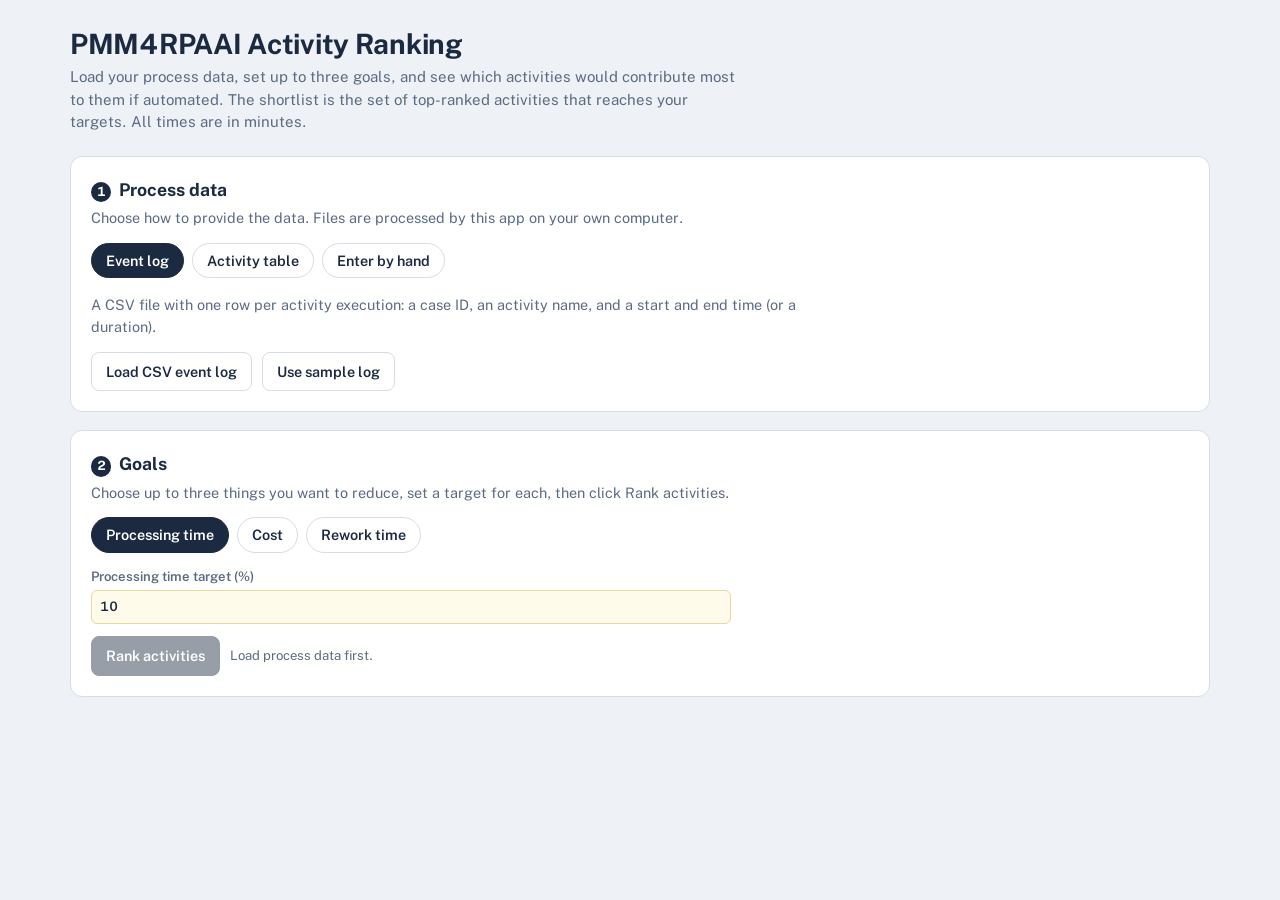
<file: static/index.html>
<!DOCTYPE html>
<html lang="en">
<head>
<meta charset="utf-8">
<meta name="viewport" content="width=device-width, initial-scale=1">
<title>PMM4RPAAI Activity Ranking</title>
<link rel="preconnect" href="https://fonts.googleapis.com">
<link rel="preconnect" href="https://fonts.gstatic.com" crossorigin>
<link href="https://fonts.googleapis.com/css2?family=Public+Sans:wght@400;500;600;700&display=swap" rel="stylesheet">
<link rel="stylesheet" href="style.css">
</head>
<body>
<div class="wrap">
  <h1>PMM4RPAAI Activity Ranking</h1>
  <p class="lede">Load your process data, set up to three goals, and see which activities would contribute most to them if automated. The shortlist is the set of top-ranked activities that reaches your targets. All times are in minutes.</p>

  <section class="panel" aria-labelledby="h-data">
    <h2 id="h-data"><span class="step">1</span>Process data</h2>
    <p class="sub">Choose how to provide the data. Files are processed by this app on your own computer.</p>
    <div class="pills" role="group" aria-label="Data source">
      <label><input type="radio" name="source" value="eventlog" checked><span>Event log</span></label>
      <label><input type="radio" name="source" value="activities"><span>Activity table</span></label>
      <label><input type="radio" name="source" value="manual"><span>Enter by hand</span></label>
    </div>

    <div id="src-eventlog" class="source">
      <p class="sub">A CSV file with one row per activity execution: a case ID, an activity name, and a start and end time (or a duration).</p>
      <div class="row">
        <label class="btn">Load CSV event log<input type="file" id="log-file" accept=".csv,.txt"></label>
        <button id="sample-btn" type="button">Use sample log</button>
        <span id="log-info" class="note inline"></span>
      </div>
      <div id="mapping" class="hidden">
        <div class="fields">
          <label class="f">Case ID<select id="m-case_id" data-field="case_id"></select></label>
          <label class="f">Activity<select id="m-activity" data-field="activity"></select></label>
          <label class="f">Start time<select id="m-start_time" data-field="start_time" data-optional></select></label>
          <label class="f">End time<select id="m-end_time" data-field="end_time" data-optional></select></label>
          <label class="f">Duration in minutes (if no end time)<select id="m-duration" data-field="duration" data-optional></select></label>
          <label class="f">Cost column (optional)<select id="m-cost" data-field="cost" data-optional></select></label>
          <label class="f">Hourly cost rate column (optional)<select id="m-rate" data-field="rate" data-optional></select></label>
          <label class="f">Default hourly cost rate<input type="number" id="default-rate" min="0" step="1" value="30"></label>
        </div>
        <p class="note">Cost per execution is taken from the cost column where it has a value. Otherwise it is processing time × the hourly rate, using the default rate when a row has no rate.</p>
      </div>
    </div>

    <div id="src-activities" class="source hidden">
      <p class="sub">A CSV file with one row per activity and its totals: activity, total_duration, total_cost, rework_duration.</p>
      <div class="row">
        <label class="f compact">Durations in the file are in
          <select id="duration-unit">
            <option value="hours" selected>hours</option>
            <option value="minutes">minutes</option>
            <option value="seconds">seconds</option>
          </select>
        </label>
        <label class="btn">Load CSV activity table<input type="file" id="table-file" accept=".csv,.txt"></label>
        <span id="table-info" class="note inline"></span>
      </div>
    </div>

    <div id="src-manual" class="source hidden">
      <p class="sub">Type the total processing time of the process and the time of each activity, in minutes. Executions (how many times the activity was performed) is optional.</p>
      <label class="f compact">Total processing time of the process (minutes)
        <input type="number" id="total-time" min="0" step="any">
      </label>
      <div class="scroll">
        <table id="manual-table" class="entry">
          <thead><tr><th class="l">Activity</th><th>Time (min)</th><th>Executions</th><th></th></tr></thead>
          <tbody></tbody>
        </table>
      </div>
      <div class="row">
        <button id="add-row-btn" type="button">Add activity</button>
        <button id="manual-btn" type="button" class="primary">Use these times</button>
      </div>
    </div>

    <div id="upload-error" class="error hidden" role="alert"></div>
    <div id="upload-warnings" class="warnings hidden"></div>
  </section>

  <section class="panel" aria-labelledby="h-goals">
    <h2 id="h-goals"><span class="step">2</span>Goals</h2>
    <p class="sub">Choose up to three things you want to reduce, set a target for each, then click Rank activities.</p>
    <div class="pills" role="group" aria-label="Goals" id="goal-pills">
      <label data-goal="reduce_total_duration"><input type="checkbox" name="goal" value="reduce_total_duration" checked><span>Processing time</span></label>
      <label data-goal="reduce_total_cost"><input type="checkbox" name="goal" value="reduce_total_cost"><span>Cost</span></label>
      <label data-goal="reduce_rework_duration"><input type="checkbox" name="goal" value="reduce_rework_duration"><span>Rework time</span></label>
    </div>
    <div class="fields narrow">
      <label class="f" id="tw-reduce_total_duration">Processing time target (%)<input type="number" id="tgt-reduce_total_duration" min="1" max="100" step="1" value="10"></label>
      <label class="f hidden" id="tw-reduce_total_cost">Cost target (%)<input type="number" id="tgt-reduce_total_cost" min="1" max="100" step="1" value="10"></label>
      <label class="f hidden" id="tw-reduce_rework_duration">Rework time target (%)<input type="number" id="tgt-reduce_rework_duration" min="1" max="100" step="1" value="10"></label>
    </div>
    <div class="row top-gap">
      <button id="rank-btn" type="button" class="primary" disabled>Rank activities</button>
      <span id="rank-hint" class="note inline" role="status">Load process data first.</span>
    </div>
    <div id="rank-error" class="error hidden" role="alert"></div>
  </section>

  <section class="panel hidden" aria-labelledby="h-results" id="results-section">
    <h2 id="h-results"><span class="step">3</span>Ranked activities</h2>
    <p class="sub">Each activity is assumed to be 100% automated. Its share of the total is therefore the reduction it would contribute, and the cumulative column shows the running total against your target.</p>
    <div class="kpis" id="kpis"></div>
    <div id="status"></div>
    <div class="scroll">
      <table id="rank-table">
        <thead></thead>
        <tbody></tbody>
      </table>
    </div>
    <div class="row top-gap"><a id="export-link" class="btn primary" href="#">Export ranking (CSV)</a></div>
    <p class="note" id="combo-note"></p>
    <p class="note" id="total-note"></p>
    <p class="note">Activities that contribute nothing to the selected goals are left out of the ranking. Those with zero recorded time are treated as already automated.</p>
    <details id="metrics-details">
      <summary>All activity metrics</summary>
      <div class="scroll">
        <table id="activities-table">
          <thead></thead>
          <tbody></tbody>
        </table>
      </div>
    </details>
  </section>

</div>
<div class="toast" id="toast" role="status" aria-live="polite"></div>

<script src="app.js"></script>
</body>
</html>
</file>
<file: static/style.css>
:root {
    --bg: #EEF2F6; --surface: #FFFFFF; --surface-2: #F6F8FA; --ink: #1B2A41; --muted: #5B6B82; --line: #D5DDE6;
    --accent: #0F7B6C; --accent-soft: #DDF1EC; --warn: #B23A48; --warn-soft: #F8E1E4;
    --caution: #7A5B00; --caution-soft: #FFF4D1;
    --input: #FFFBEA; --input-line: #E8D9A0; --focus: #2F6FDB;
    color-scheme: light;
}
@media (prefers-color-scheme: dark) {
    :root {
        --bg: #0F1622; --surface: #172131; --surface-2: #1D2A3D; --ink: #E6ECF4; --muted: #9AA9BE; --line: #2C3B52;
        --accent: #4CC7B0; --accent-soft: #163A35; --warn: #F0828E; --warn-soft: #43222A;
        --caution: #E8CD7A; --caution-soft: #3A3115;
        --input: #22282F; --input-line: #5A5130; --focus: #7FA8F0;
        color-scheme: dark;
    }
}

*, *::before, *::after { box-sizing: border-box; }

body {
    margin: 0;
    background: var(--bg);
    color: var(--ink);
    font-family: "Public Sans", system-ui, -apple-system, "Segoe UI", Roboto, sans-serif;
    font-size: 15px;
    line-height: 1.5;
    font-variant-numeric: tabular-nums;
}

.wrap { max-width: 1180px; margin: 0 auto; padding: 28px 20px 48px; }
h1 { font-size: 1.75rem; line-height: 1.15; margin: 0; font-weight: 700; letter-spacing: -0.01em; }
h2 { font-size: 1.1rem; margin: 0 0 4px; font-weight: 700; }
.lede { margin: 6px 0 22px; color: var(--muted); max-width: 75ch; }

section.panel { background: var(--surface); border: 1px solid var(--line); border-radius: 12px; padding: 20px; margin-bottom: 18px; }
.step { display: inline-block; min-width: 1.6em; height: 1.6em; line-height: 1.6em; text-align: center; border-radius: 50%; background: var(--ink); color: var(--surface); font-size: 0.8rem; font-weight: 700; margin-right: 8px; }
.sub { color: var(--muted); margin: 0 0 14px; font-size: 0.9rem; max-width: 85ch; }
.note { font-size: 0.82rem; color: var(--muted); margin: 10px 0 0; max-width: 90ch; }
.note.inline { margin: 0; }
.note:empty { display: none; }
.hidden, [hidden] { display: none !important; }

/* Buttons */
button, .btn {
    font: inherit; font-weight: 600; font-size: 0.9rem; border-radius: 8px; padding: 8px 14px;
    border: 1px solid var(--line); background: var(--surface); color: var(--ink); cursor: pointer;
    text-decoration: none; position: relative; display: inline-flex; align-items: center;
}
button:hover, .btn:hover { border-color: var(--muted); }
button:disabled { opacity: 0.45; cursor: not-allowed; }
button.primary, .btn.primary { background: var(--ink); color: var(--surface); border-color: var(--ink); }
button:focus-visible, .btn:focus-visible, input:focus-visible, select:focus-visible, label.btn:focus-within, summary:focus-visible { outline: 2px solid var(--focus); outline-offset: 2px; }
.btn input[type=file] { position: absolute; width: 1px; height: 1px; opacity: 0; }
button.remove-row { border: none; background: none; color: var(--warn); padding: 2px 8px; font-size: 1.1rem; }
button.remove-row:hover { background: var(--warn-soft); }

.row { display: flex; flex-wrap: wrap; gap: 10px; align-items: center; }
.row.top-gap, .source > .row:last-child { margin-top: 12px; }
.source { margin-top: 16px; }

/* Inputs */
.fields { display: grid; grid-template-columns: repeat(auto-fit, minmax(170px, 1fr)); gap: 12px; margin-top: 14px; }
.fields.narrow { max-width: 640px; }
label.f { display: flex; flex-direction: column; gap: 4px; font-size: 0.82rem; font-weight: 600; color: var(--muted); }
label.f.compact { max-width: 320px; }
select, input[type=number], input[type=text] {
    font: inherit; color: var(--ink); background: var(--input); border: 1px solid var(--input-line);
    border-radius: 6px; padding: 6px 8px; width: 100%; font-variant-numeric: tabular-nums;
}

/* Pills (data source and goals) */
.pills { display: flex; flex-wrap: wrap; gap: 8px; }
.pills label { border: 1px solid var(--line); border-radius: 999px; padding: 6px 14px; cursor: pointer; font-weight: 600; font-size: 0.9rem; }
.pills input { position: absolute; opacity: 0; }
.pills label:has(input:checked) { background: var(--ink); border-color: var(--ink); color: var(--surface); }
.pills label:has(input:focus-visible) { outline: 2px solid var(--focus); outline-offset: 2px; }

/* Messages */
.status { border-radius: 10px; padding: 12px 14px; font-weight: 600; margin: 0 0 10px; }
.status.ok { background: var(--accent-soft); color: var(--accent); }
.status.bad { background: var(--warn-soft); color: var(--warn); }
.error { background: var(--warn-soft); color: var(--warn); border-radius: 10px; padding: 10px 14px; margin-top: 12px; font-weight: 600; }
.warnings { background: var(--caution-soft); color: var(--caution); border-radius: 10px; padding: 10px 14px; margin-top: 12px; font-size: 0.88rem; }
.warnings ul { margin: 0; padding-left: 18px; }

/* Tables */
.scroll { overflow-x: auto; -webkit-overflow-scrolling: touch; }
table { border-collapse: separate; border-spacing: 0; width: 100%; margin-top: 8px; }
th, td { padding: 7px 8px; text-align: right; border-bottom: 1px solid var(--line); white-space: nowrap; }
th { font-size: 0.78rem; font-weight: 600; color: var(--muted); vertical-align: bottom; white-space: normal; line-height: 1.25; }
td.l, th.l, td:first-child, th:first-child { text-align: left; }
td.c, th.c { text-align: center; }
th.grp { border-bottom: 2px solid var(--accent); color: var(--ink); }
th.sep, td.sep { border-left: 1px solid var(--line); }
tr.short td { background: var(--accent-soft); }
tr.auto td { color: var(--muted); }
td input { width: 76px; text-align: center; padding: 4px 6px; }
.tag { display: inline-block; border-radius: 999px; padding: 1px 9px; font-size: 0.76rem; font-weight: 700; background: var(--accent); color: var(--surface); }
.tag.grey { background: var(--line); color: var(--muted); }
.bar { height: 6px; border-radius: 3px; background: var(--surface-2); overflow: hidden; margin-top: 3px; min-width: 56px; }
.bar > span { display: block; height: 100%; background: var(--accent); }
tr.short .bar { background: var(--surface); }

table.entry { max-width: 640px; }
table.entry td:first-child input { width: 100%; text-align: left; }
table.entry td:last-child { width: 1%; }

/* KPIs */
.kpis { display: grid; grid-template-columns: repeat(auto-fit, minmax(150px, 1fr)); gap: 10px; margin-bottom: 14px; }
.kpi { background: var(--surface-2); border-radius: 10px; padding: 10px 12px; }
.kpi b { display: block; font-size: 1.25rem; line-height: 1.2; }
.kpi span { font-size: 0.78rem; color: var(--muted); font-weight: 600; }

details { margin-top: 16px; }
summary { cursor: pointer; font-weight: 600; font-size: 0.9rem; color: var(--muted); }

.toast { position: fixed; left: 50%; bottom: 20px; transform: translateX(-50%); background: var(--ink); color: var(--surface); padding: 10px 16px; border-radius: 8px; font-size: 0.9rem; opacity: 0; pointer-events: none; transition: opacity 0.2s; max-width: 90vw; z-index: 20; }
.toast.show { opacity: 1; }
</file>
